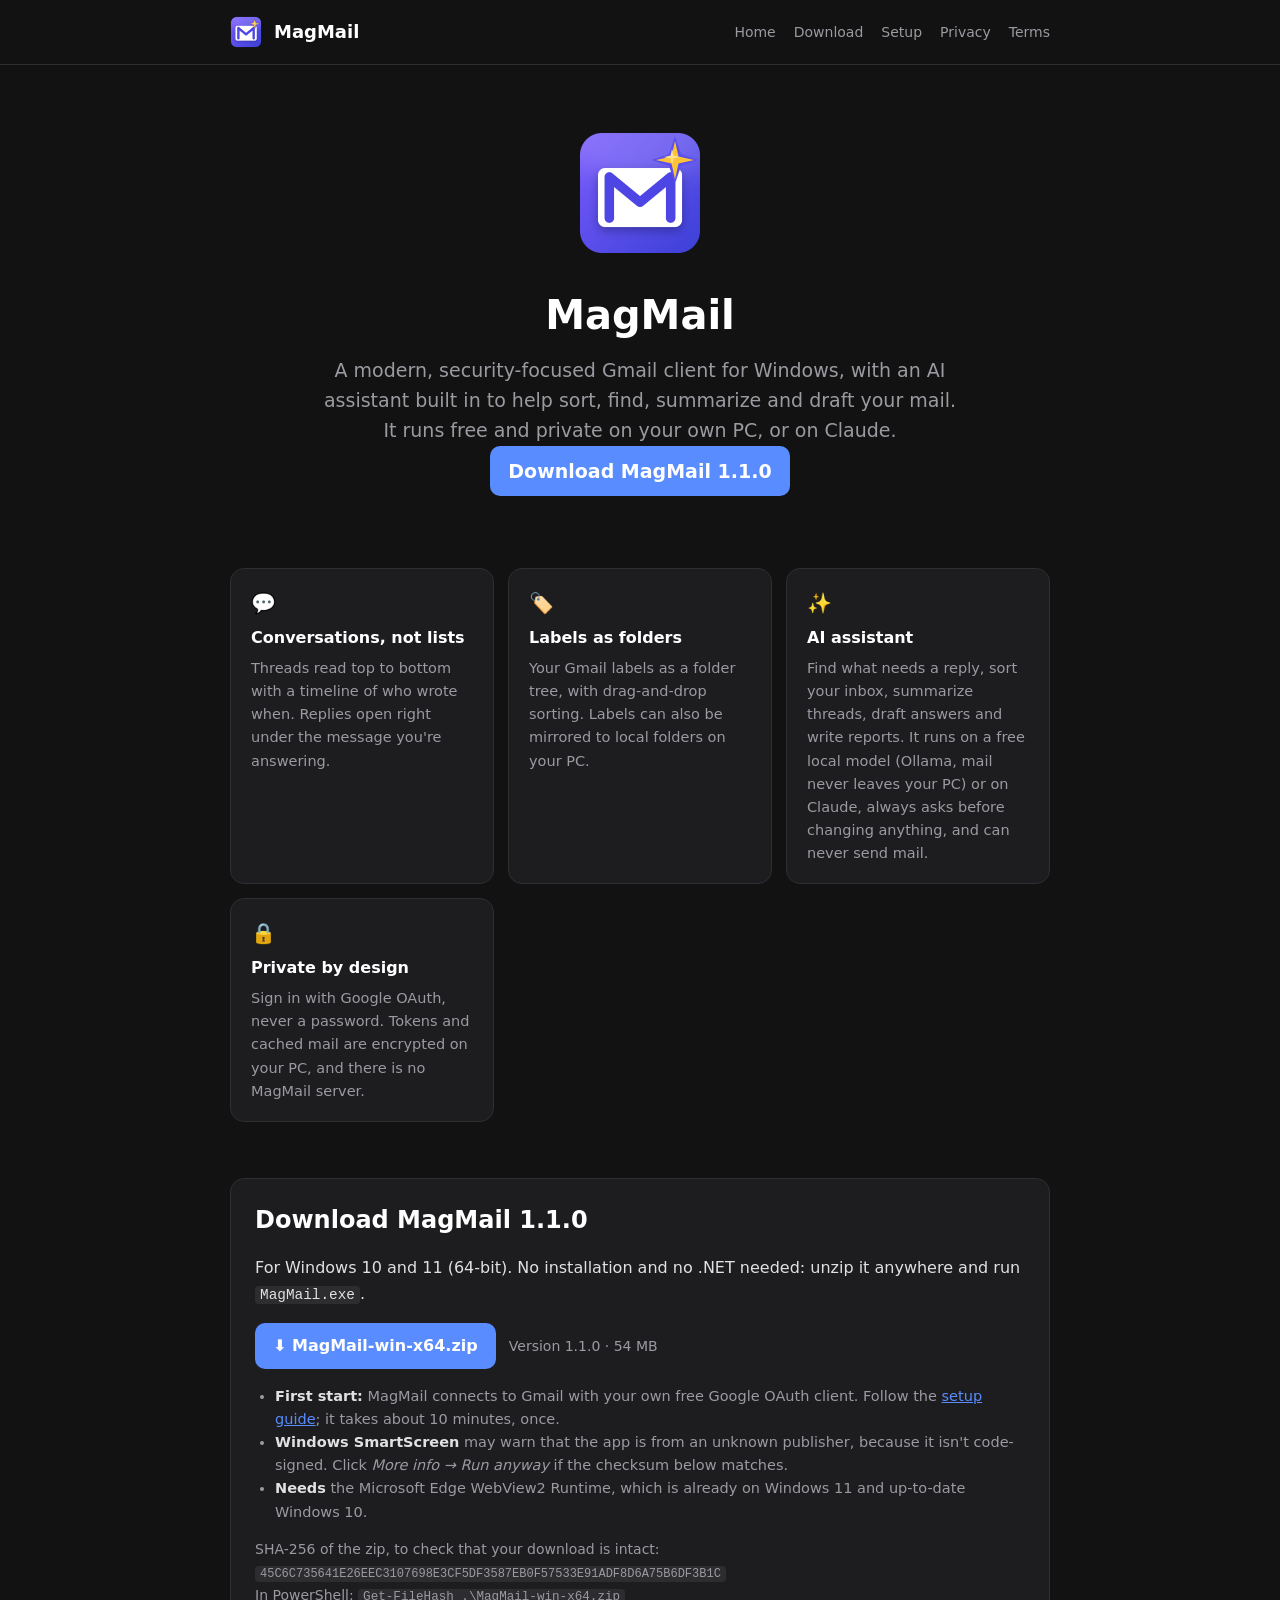
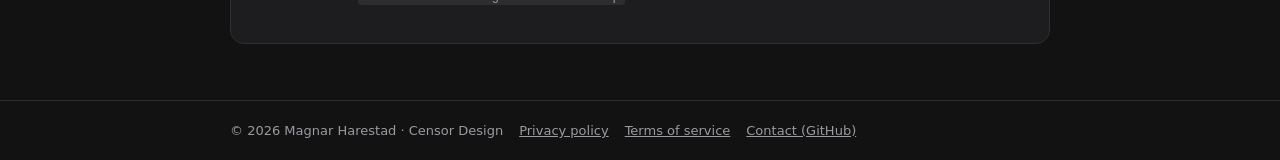
<file: index.html>
<!doctype html>
<html lang="en">
<head>
<meta charset="utf-8">
<meta name="viewport" content="width=device-width, initial-scale=1">
<title>MagMail - secure Gmail client for Windows</title>
<meta name="description" content="MagMail - a secure, modern Gmail client for Windows with Claude built in.">
<link rel="icon" href="favicon.png">
<link rel="stylesheet" href="style.css">
</head>
<body>
<header><div class="wrap"><img src="favicon.png" alt=""><a class="brand" href="./">MagMail</a>
  <nav><a href="./">Home</a><a href="./#download">Download</a><a href="setup.html">Setup</a><a href="privacy.html">Privacy</a><a href="terms.html">Terms</a></nav></div></header>

<main class="wrap">
  <section class="hero">
    <img src="logo.png" alt="MagMail logo">
    <h1>MagMail</h1>
    <p>A modern, security-focused Gmail client for Windows, with an AI assistant built in to help sort, find, summarize and draft your mail. It runs free and private on your own PC, or on Claude.</p>
    <p class="cta"><a class="button" href="#download">Download MagMail 1.1.0</a></p>
  </section>
  <section class="grid">
    <div class="card"><div class="i">💬</div><h3>Conversations, not lists</h3><p>Threads read top to bottom with a timeline of who wrote when. Replies open right under the message you're answering.</p></div>
    <div class="card"><div class="i">🏷️</div><h3>Labels as folders</h3><p>Your Gmail labels as a folder tree, with drag-and-drop sorting. Labels can also be mirrored to local folders on your PC.</p></div>
    <div class="card"><div class="i">✨</div><h3>AI assistant</h3><p>Find what needs a reply, sort your inbox, summarize threads, draft answers and write reports. It runs on a free local model (Ollama, mail never leaves your PC) or on Claude, always asks before changing anything, and can never send mail.</p></div>
    <div class="card"><div class="i">🔒</div><h3>Private by design</h3><p>Sign in with Google OAuth, never a password. Tokens and cached mail are encrypted on your PC, and there is no MagMail server.</p></div>
  </section>
  <section id="download" class="download">
    <h2>Download MagMail 1.1.0</h2>
    <p>For Windows 10 and 11 (64-bit). No installation and no .NET needed: unzip it anywhere and run <code>MagMail.exe</code>.</p>
    <p><a class="button" href="https://github.com/MagnarHarestad/magnarharestad.github.io/releases/latest/download/MagMail-win-x64.zip">⬇ MagMail-win-x64.zip</a> <span class="meta">Version 1.1.0 · 54 MB</span></p>
    <ul class="facts">
      <li><strong>First start:</strong> MagMail connects to Gmail with your own free Google OAuth client. Follow the <a href="setup.html">setup guide</a>; it takes about 10 minutes, once.</li>
      <li><strong>Windows SmartScreen</strong> may warn that the app is from an unknown publisher, because it isn't code-signed. Click <em>More info → Run anyway</em> if the checksum below matches.</li>
      <li><strong>Needs</strong> the Microsoft Edge WebView2 Runtime, which is already on Windows 11 and up-to-date Windows 10.</li>
    </ul>
    <p class="meta">SHA-256 of the zip, to check that your download is intact:<br><code class="sha">45C6C735641E26EEC3107698E3CF5DF3587EB0F57533E91ADF8D6A75B6DF3B1C</code><br>In PowerShell: <code>Get-FileHash .\MagMail-win-x64.zip</code></p>
  </section>
</main>

<footer><div class="wrap"><span>© 2026 Magnar Harestad · Censor Design</span><a href="privacy.html">Privacy policy</a><a href="terms.html">Terms of service</a><a href="https://github.com/MagnarHarestad">Contact (GitHub)</a></div></footer>
</body>
</html>
</file>
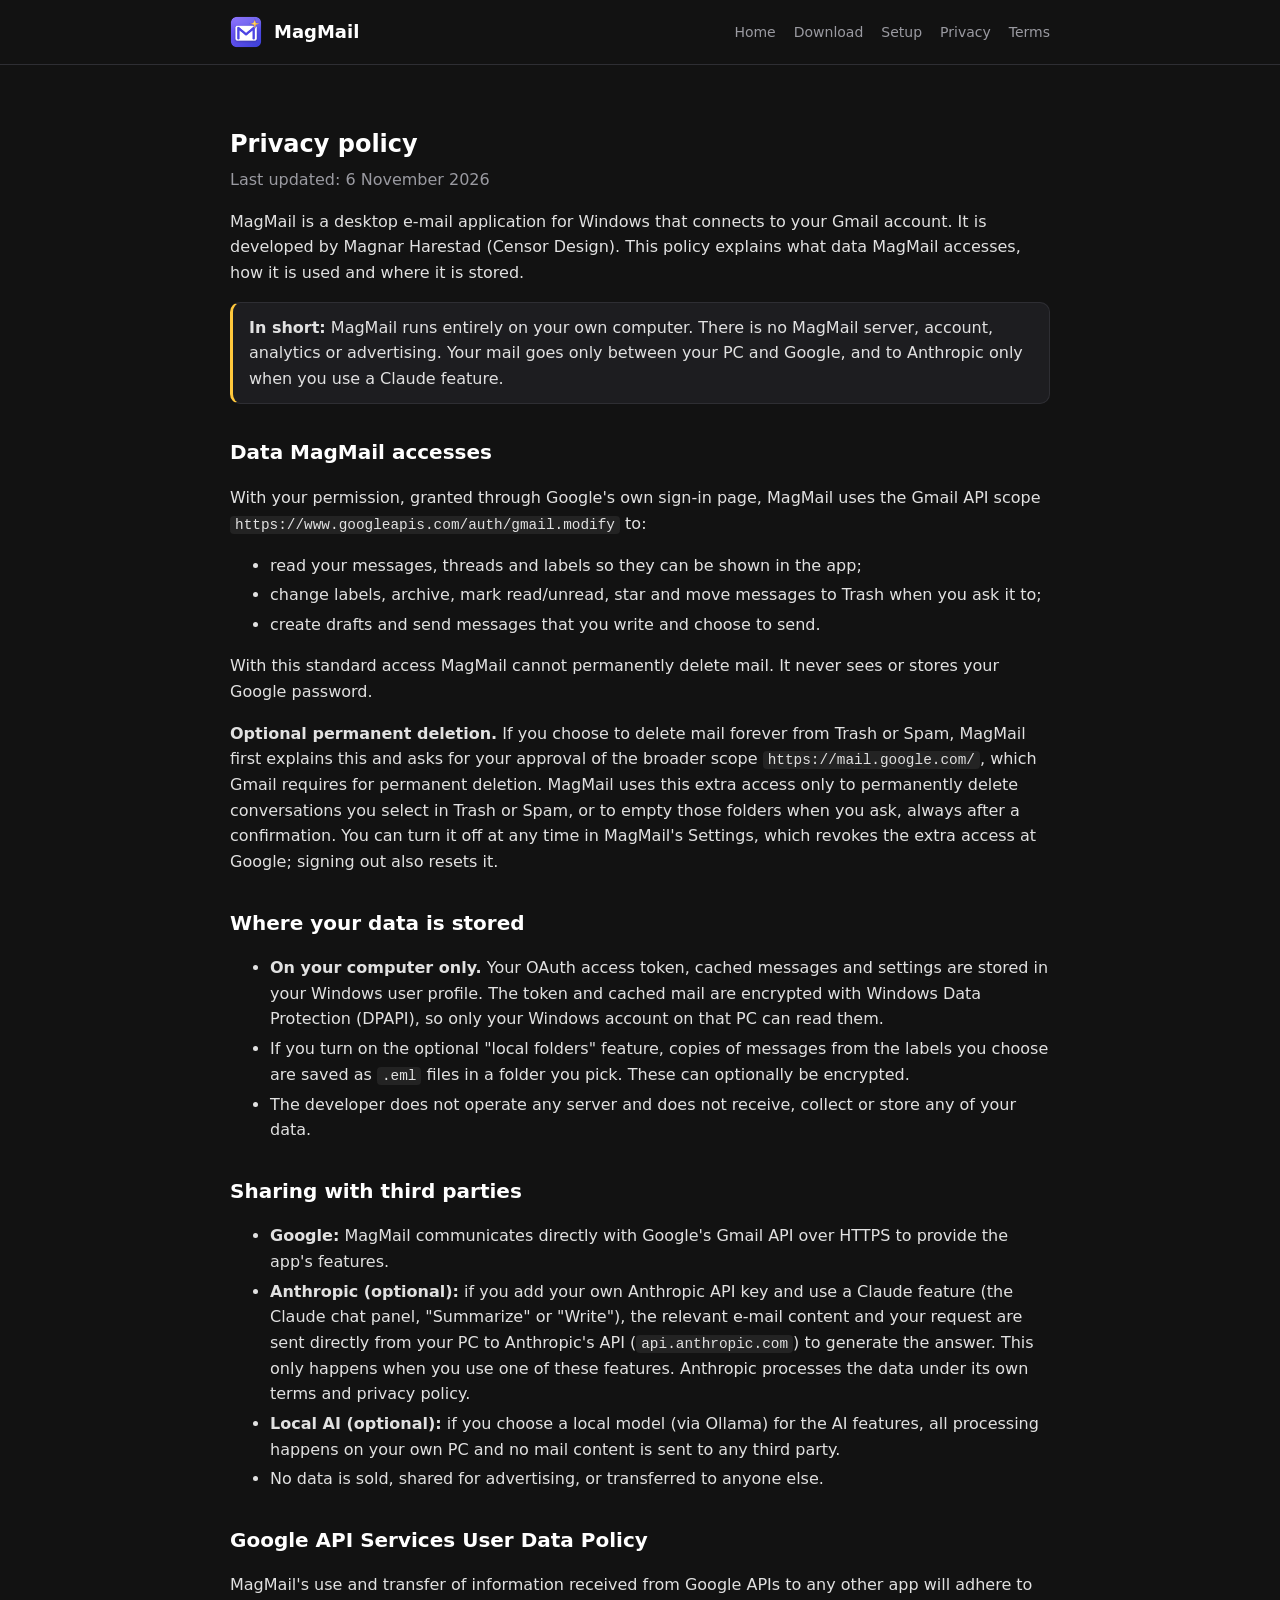
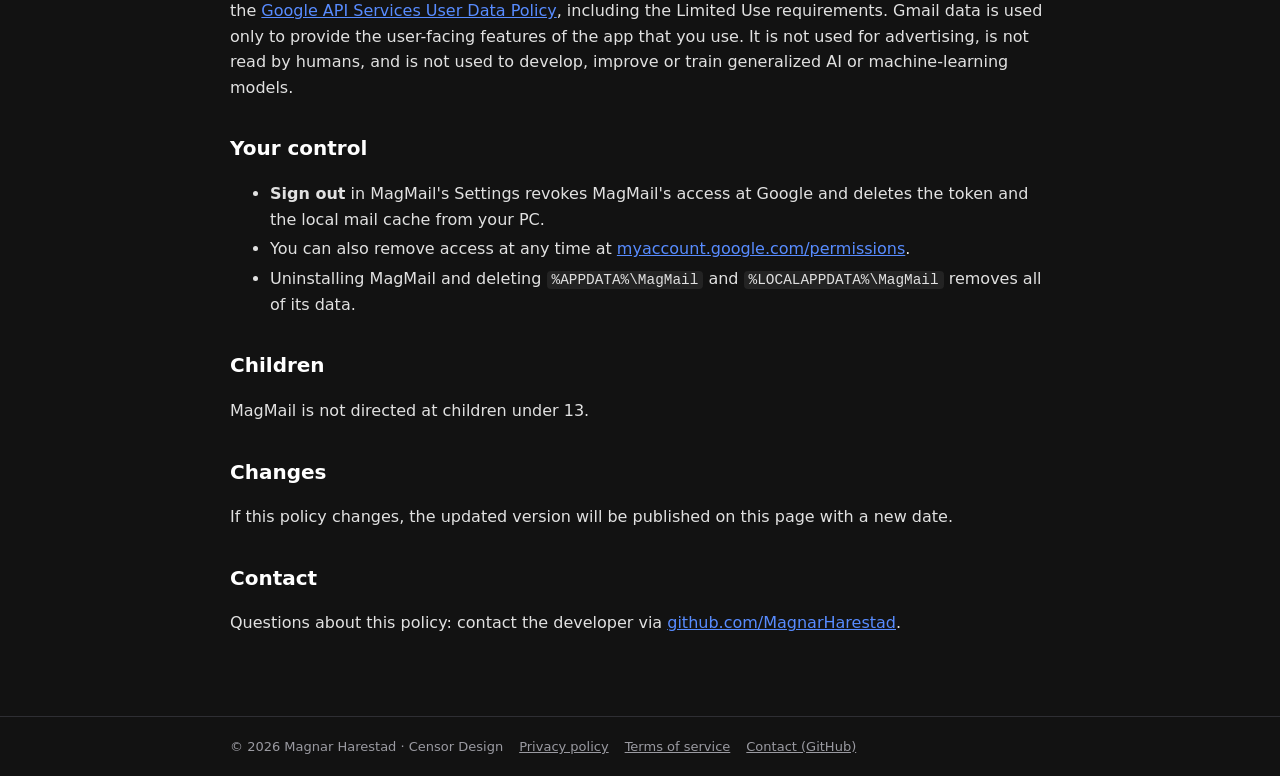
<file: privacy.html>
<!doctype html>
<html lang="en">
<head>
<meta charset="utf-8">
<meta name="viewport" content="width=device-width, initial-scale=1">
<title>Privacy policy - MagMail</title>
<link rel="icon" href="favicon.png">
<link rel="stylesheet" href="style.css">
</head>
<body>
<header><div class="wrap"><img src="favicon.png" alt=""><a class="brand" href="./">MagMail</a>
  <nav><a href="./">Home</a><a href="./#download">Download</a><a href="setup.html">Setup</a><a href="privacy.html">Privacy</a><a href="terms.html">Terms</a></nav></div></header>

<main class="wrap"><article>
<h1>Privacy policy</h1>
<p class="updated">Last updated: 6 November 2026</p>

<p>MagMail is a desktop e-mail application for Windows that connects to your Gmail account. It is developed by Magnar Harestad (Censor Design). This policy explains what data MagMail accesses, how it is used and where it is stored.</p>

<div class="note"><strong>In short:</strong> MagMail runs entirely on your own computer. There is no MagMail server, account, analytics or advertising. Your mail goes only between your PC and Google, and to Anthropic only when you use a Claude feature.</div>

<h2>Data MagMail accesses</h2>
<p>With your permission, granted through Google's own sign-in page, MagMail uses the Gmail API scope <code>https://www.googleapis.com/auth/gmail.modify</code> to:</p>
<ul>
  <li>read your messages, threads and labels so they can be shown in the app;</li>
  <li>change labels, archive, mark read/unread, star and move messages to Trash when you ask it to;</li>
  <li>create drafts and send messages that you write and choose to send.</li>
</ul>
<p>With this standard access MagMail cannot permanently delete mail. It never sees or stores your Google password.</p>
<p><strong>Optional permanent deletion.</strong> If you choose to delete mail forever from Trash or Spam, MagMail first explains this and asks for your approval of the broader scope <code>https://mail.google.com/</code>, which Gmail requires for permanent deletion. MagMail uses this extra access only to permanently delete conversations you select in Trash or Spam, or to empty those folders when you ask, always after a confirmation. You can turn it off at any time in MagMail's Settings, which revokes the extra access at Google; signing out also resets it.</p>

<h2>Where your data is stored</h2>
<ul>
  <li><strong>On your computer only.</strong> Your OAuth access token, cached messages and settings are stored in your Windows user profile. The token and cached mail are encrypted with Windows Data Protection (DPAPI), so only your Windows account on that PC can read them.</li>
  <li>If you turn on the optional "local folders" feature, copies of messages from the labels you choose are saved as <code>.eml</code> files in a folder you pick. These can optionally be encrypted.</li>
  <li>The developer does not operate any server and does not receive, collect or store any of your data.</li>
</ul>

<h2>Sharing with third parties</h2>
<ul>
  <li><strong>Google:</strong> MagMail communicates directly with Google's Gmail API over HTTPS to provide the app's features.</li>
  <li><strong>Anthropic (optional):</strong> if you add your own Anthropic API key and use a Claude feature (the Claude chat panel, "Summarize" or "Write"), the relevant e-mail content and your request are sent directly from your PC to Anthropic's API (<code>api.anthropic.com</code>) to generate the answer. This only happens when you use one of these features. Anthropic processes the data under its own terms and privacy policy.</li>
  <li><strong>Local AI (optional):</strong> if you choose a local model (via Ollama) for the AI features, all processing happens on your own PC and no mail content is sent to any third party.</li>
  <li>No data is sold, shared for advertising, or transferred to anyone else.</li>
</ul>

<h2>Google API Services User Data Policy</h2>
<p>MagMail's use and transfer of information received from Google APIs to any other app will adhere to the <a href="https://developers.google.com/terms/api-services-user-data-policy">Google API Services User Data Policy</a>, including the Limited Use requirements. Gmail data is used only to provide the user-facing features of the app that you use. It is not used for advertising, is not read by humans, and is not used to develop, improve or train generalized AI or machine-learning models.</p>

<h2>Your control</h2>
<ul>
  <li><strong>Sign out</strong> in MagMail's Settings revokes MagMail's access at Google and deletes the token and the local mail cache from your PC.</li>
  <li>You can also remove access at any time at <a href="https://myaccount.google.com/permissions">myaccount.google.com/permissions</a>.</li>
  <li>Uninstalling MagMail and deleting <code>%APPDATA%\MagMail</code> and <code>%LOCALAPPDATA%\MagMail</code> removes all of its data.</li>
</ul>

<h2>Children</h2>
<p>MagMail is not directed at children under 13.</p>

<h2>Changes</h2>
<p>If this policy changes, the updated version will be published on this page with a new date.</p>

<h2>Contact</h2>
<p>Questions about this policy: contact the developer via <a href="https://github.com/MagnarHarestad">github.com/MagnarHarestad</a>.</p>
</article></main>

<footer><div class="wrap"><span>© 2026 Magnar Harestad · Censor Design</span><a href="privacy.html">Privacy policy</a><a href="terms.html">Terms of service</a><a href="https://github.com/MagnarHarestad">Contact (GitHub)</a></div></footer>
</body>
</html>
</file>
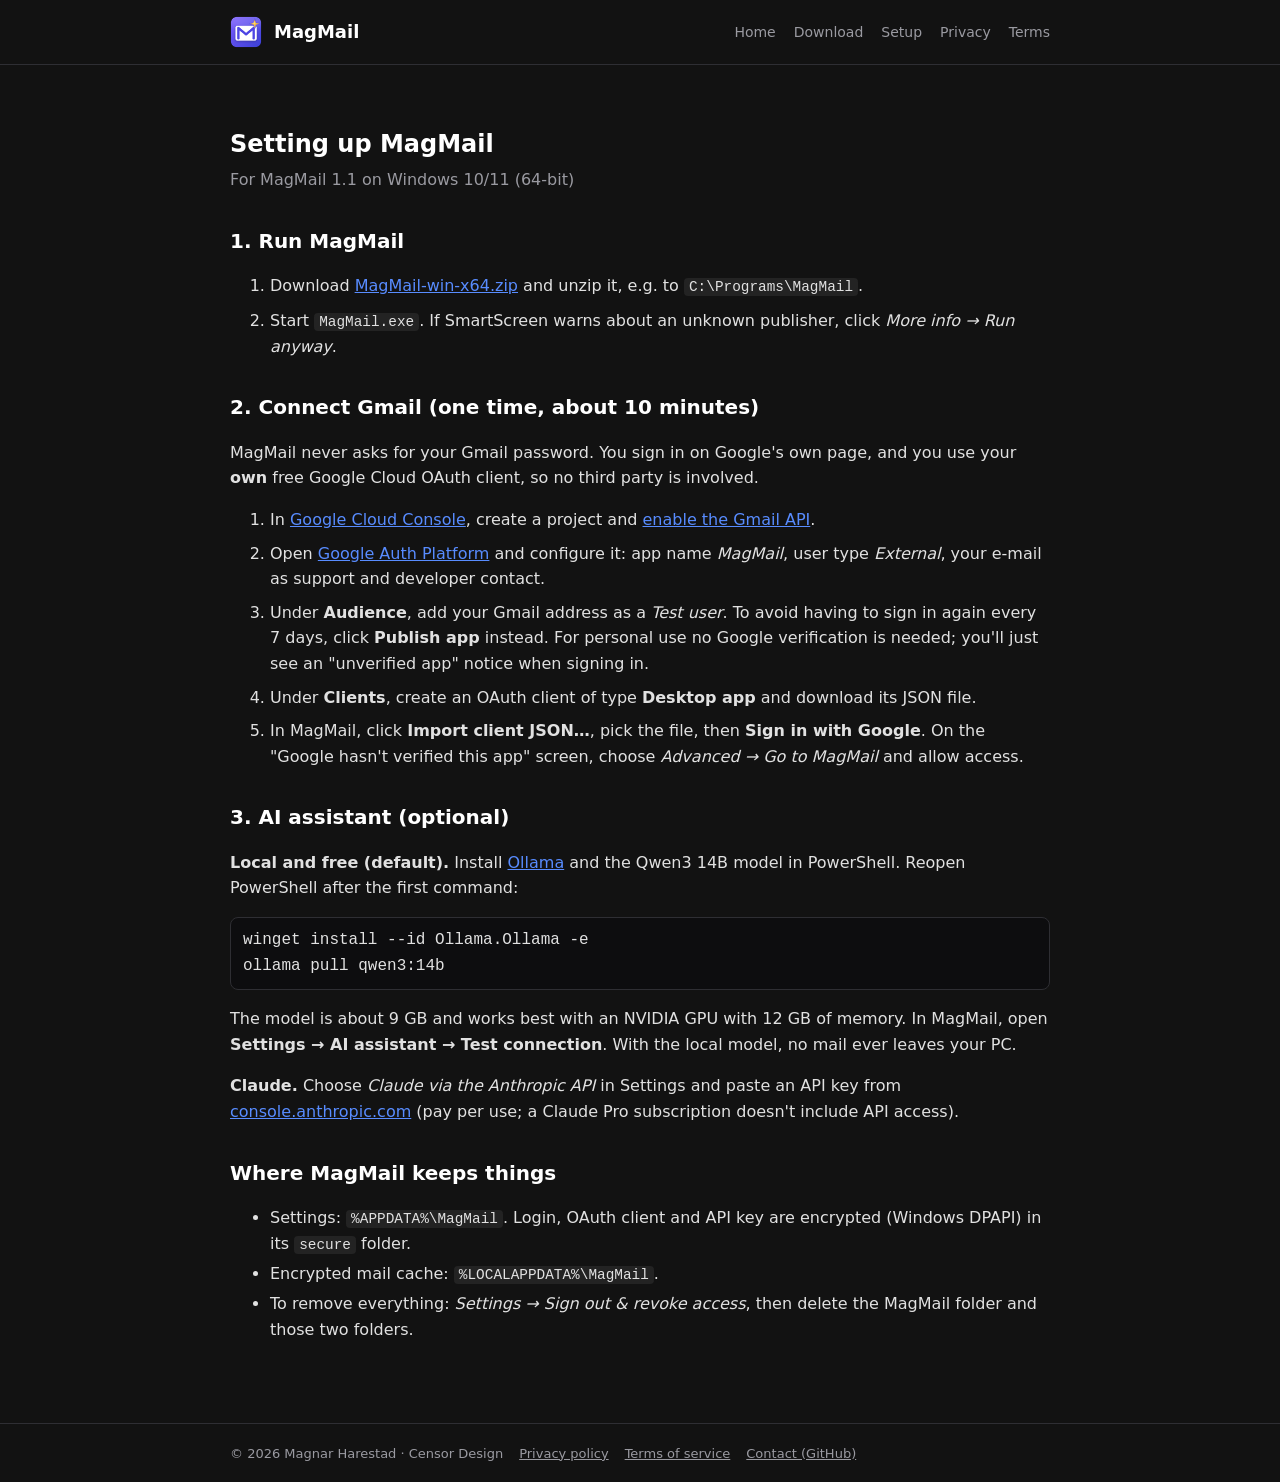
<file: setup.html>
<!doctype html>
<html lang="en">
<head>
<meta charset="utf-8">
<meta name="viewport" content="width=device-width, initial-scale=1">
<title>Setup - MagMail</title>
<meta name="description" content="MagMail - a secure, modern Gmail client for Windows with Claude built in.">
<link rel="icon" href="favicon.png">
<link rel="stylesheet" href="style.css">
</head>
<body>
<header><div class="wrap"><img src="favicon.png" alt=""><a class="brand" href="./">MagMail</a>
  <nav><a href="./">Home</a><a href="./#download">Download</a><a href="setup.html">Setup</a><a href="privacy.html">Privacy</a><a href="terms.html">Terms</a></nav></div></header>

<main class="wrap"><article>
<h1>Setting up MagMail</h1>
<p class="updated">For MagMail 1.1 on Windows 10/11 (64-bit)</p>

<h2>1. Run MagMail</h2>
<ol class="steps">
  <li>Download <a href="./#download">MagMail-win-x64.zip</a> and unzip it, e.g. to <code>C:\Programs\MagMail</code>.</li>
  <li>Start <code>MagMail.exe</code>. If SmartScreen warns about an unknown publisher, click <em>More info → Run anyway</em>.</li>
</ol>

<h2>2. Connect Gmail (one time, about 10 minutes)</h2>
<p>MagMail never asks for your Gmail password. You sign in on Google's own page, and you use your <strong>own</strong> free Google Cloud OAuth client, so no third party is involved.</p>
<ol class="steps">
  <li>In <a href="https://console.cloud.google.com/">Google Cloud Console</a>, create a project and <a href="https://console.cloud.google.com/apis/library/gmail.googleapis.com">enable the Gmail API</a>.</li>
  <li>Open <a href="https://console.cloud.google.com/auth/overview">Google Auth Platform</a> and configure it: app name <em>MagMail</em>, user type <em>External</em>, your e-mail as support and developer contact.</li>
  <li>Under <strong>Audience</strong>, add your Gmail address as a <em>Test user</em>. To avoid having to sign in again every 7 days, click <strong>Publish app</strong> instead. For personal use no Google verification is needed; you'll just see an "unverified app" notice when signing in.</li>
  <li>Under <strong>Clients</strong>, create an OAuth client of type <strong>Desktop app</strong> and download its JSON file.</li>
  <li>In MagMail, click <strong>Import client JSON…</strong>, pick the file, then <strong>Sign in with Google</strong>. On the "Google hasn't verified this app" screen, choose <em>Advanced → Go to MagMail</em> and allow access.</li>
</ol>

<h2>3. AI assistant (optional)</h2>
<p><strong>Local and free (default).</strong> Install <a href="https://ollama.com">Ollama</a> and the Qwen3 14B model in PowerShell. Reopen PowerShell after the first command:</p>
<pre>winget install --id Ollama.Ollama -e
ollama pull qwen3:14b</pre>
<p>The model is about 9 GB and works best with an NVIDIA GPU with 12 GB of memory. In MagMail, open <strong>Settings → AI assistant → Test connection</strong>. With the local model, no mail ever leaves your PC.</p>
<p><strong>Claude.</strong> Choose <em>Claude via the Anthropic API</em> in Settings and paste an API key from <a href="https://console.anthropic.com/">console.anthropic.com</a> (pay per use; a Claude Pro subscription doesn't include API access).</p>

<h2>Where MagMail keeps things</h2>
<ul>
  <li>Settings: <code>%APPDATA%\MagMail</code>. Login, OAuth client and API key are encrypted (Windows DPAPI) in its <code>secure</code> folder.</li>
  <li>Encrypted mail cache: <code>%LOCALAPPDATA%\MagMail</code>.</li>
  <li>To remove everything: <em>Settings → Sign out &amp; revoke access</em>, then delete the MagMail folder and those two folders.</li>
</ul>
</article></main>

<footer><div class="wrap"><span>© 2026 Magnar Harestad · Censor Design</span><a href="privacy.html">Privacy policy</a><a href="terms.html">Terms of service</a><a href="https://github.com/MagnarHarestad">Contact (GitHub)</a></div></footer>
</body>
</html>
</file>
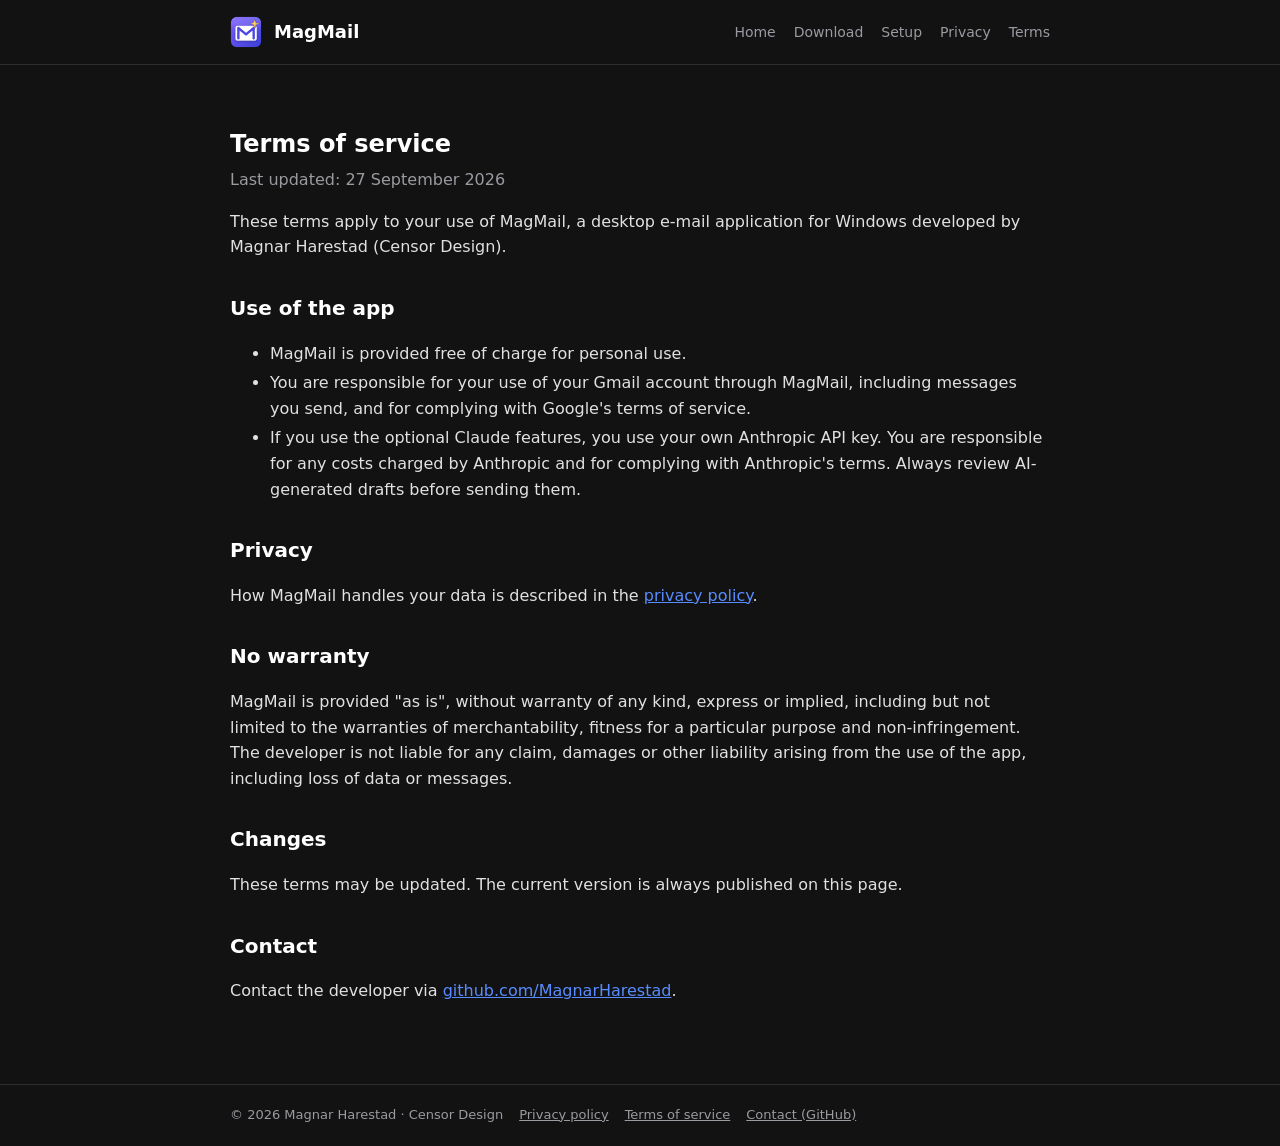
<file: terms.html>
<!doctype html>
<html lang="en">
<head>
<meta charset="utf-8">
<meta name="viewport" content="width=device-width, initial-scale=1">
<title>Terms of service - MagMail</title>
<link rel="icon" href="favicon.png">
<link rel="stylesheet" href="style.css">
</head>
<body>
<header><div class="wrap"><img src="favicon.png" alt=""><a class="brand" href="./">MagMail</a>
  <nav><a href="./">Home</a><a href="./#download">Download</a><a href="setup.html">Setup</a><a href="privacy.html">Privacy</a><a href="terms.html">Terms</a></nav></div></header>

<main class="wrap"><article>
<h1>Terms of service</h1>
<p class="updated">Last updated: 27 September 2026</p>

<p>These terms apply to your use of MagMail, a desktop e-mail application for Windows developed by Magnar Harestad (Censor Design).</p>

<h2>Use of the app</h2>
<ul>
  <li>MagMail is provided free of charge for personal use.</li>
  <li>You are responsible for your use of your Gmail account through MagMail, including messages you send, and for complying with Google's terms of service.</li>
  <li>If you use the optional Claude features, you use your own Anthropic API key. You are responsible for any costs charged by Anthropic and for complying with Anthropic's terms. Always review AI-generated drafts before sending them.</li>
</ul>

<h2>Privacy</h2>
<p>How MagMail handles your data is described in the <a href="privacy.html">privacy policy</a>.</p>

<h2>No warranty</h2>
<p>MagMail is provided "as is", without warranty of any kind, express or implied, including but not limited to the warranties of merchantability, fitness for a particular purpose and non-infringement. The developer is not liable for any claim, damages or other liability arising from the use of the app, including loss of data or messages.</p>

<h2>Changes</h2>
<p>These terms may be updated. The current version is always published on this page.</p>

<h2>Contact</h2>
<p>Contact the developer via <a href="https://github.com/MagnarHarestad">github.com/MagnarHarestad</a>.</p>
</article></main>

<footer><div class="wrap"><span>© 2026 Magnar Harestad · Censor Design</span><a href="privacy.html">Privacy policy</a><a href="terms.html">Terms of service</a><a href="https://github.com/MagnarHarestad">Contact (GitHub)</a></div></footer>
</body>
</html>
</file>
<file: style.css>
:root { --bg:#121212; --surface:#1d1d20; --border:#2e2e33; --text:#e1e1e1; --dim:#9a9aa1; --accent:#588cff; --gold:#ffc83c; }
* { box-sizing: border-box; }
body { margin:0; background:var(--bg); color:var(--text); font:16px/1.6 "Segoe UI", system-ui, -apple-system, sans-serif; }
a { color:var(--accent); }
code { background:rgba(255,255,255,.07); padding:1px 5px; border-radius:4px; font-size:.9em; }
.wrap { max-width:860px; margin:0 auto; padding:0 20px; }
header { border-bottom:1px solid var(--border); }
header .wrap { display:flex; align-items:center; gap:12px; height:64px; }
header img { width:32px; height:32px; }
header .brand { font-weight:600; font-size:18px; color:#fff; text-decoration:none; }
header nav { margin-left:auto; display:flex; gap:18px; font-size:14px; }
header nav a { color:var(--dim); text-decoration:none; }
header nav a:hover { color:#fff; }
.hero { text-align:center; padding:64px 0 40px; }
.hero img { width:128px; height:128px; }
.hero h1 { font-size:40px; margin:18px 0 8px; color:#fff; }
.hero p { color:var(--dim); font-size:19px; max-width:640px; margin:0 auto; }
.grid { display:grid; grid-template-columns:repeat(auto-fit, minmax(240px, 1fr)); gap:14px; margin:32px 0 56px; }
.card { background:var(--surface); border:1px solid var(--border); border-radius:14px; padding:18px 20px; }
.card h3 { margin:0 0 6px; font-size:16px; color:#fff; }
.card p { margin:0; color:var(--dim); font-size:14.5px; }
.card .i { font-size:20px; margin-bottom:6px; }
article { padding:40px 0 64px; }
article h1 { color:#fff; margin-bottom:4px; }
article .updated { color:var(--dim); margin-top:0; }
article h2 { color:#fff; font-size:20px; margin-top:32px; }
article li { margin:4px 0; }
.note { background:var(--surface); border:1px solid var(--border); border-left:3px solid var(--gold); border-radius:10px; padding:12px 16px; }
footer { border-top:1px solid var(--border); color:var(--dim); font-size:13px; }
footer .wrap { padding:20px; display:flex; gap:16px; flex-wrap:wrap; }
footer a { color:var(--dim); }

.button { display:inline-block; background:var(--accent); color:#fff; font-weight:600; padding:10px 18px; border-radius:10px; text-decoration:none; }
.button:hover { filter:brightness(1.1); }
.cta { margin-top:22px; }
.download { background:var(--surface); border:1px solid var(--border); border-radius:14px; padding:22px 24px; margin:0 0 56px; }
.download h2 { margin:0 0 6px; color:#fff; }
.download .meta, .meta { color:var(--dim); font-size:14px; margin-left:8px; }
.download p.meta { margin-left:0; }
.facts { color:var(--dim); font-size:14.5px; padding-left:20px; }
.facts strong { color:var(--text); }
code.sha { font-size:12px; word-break:break-all; }
.steps li { margin:8px 0; }
pre { background:#0d0d0f; border:1px solid var(--border); border-radius:8px; padding:10px 12px; overflow:auto; }
</file>
